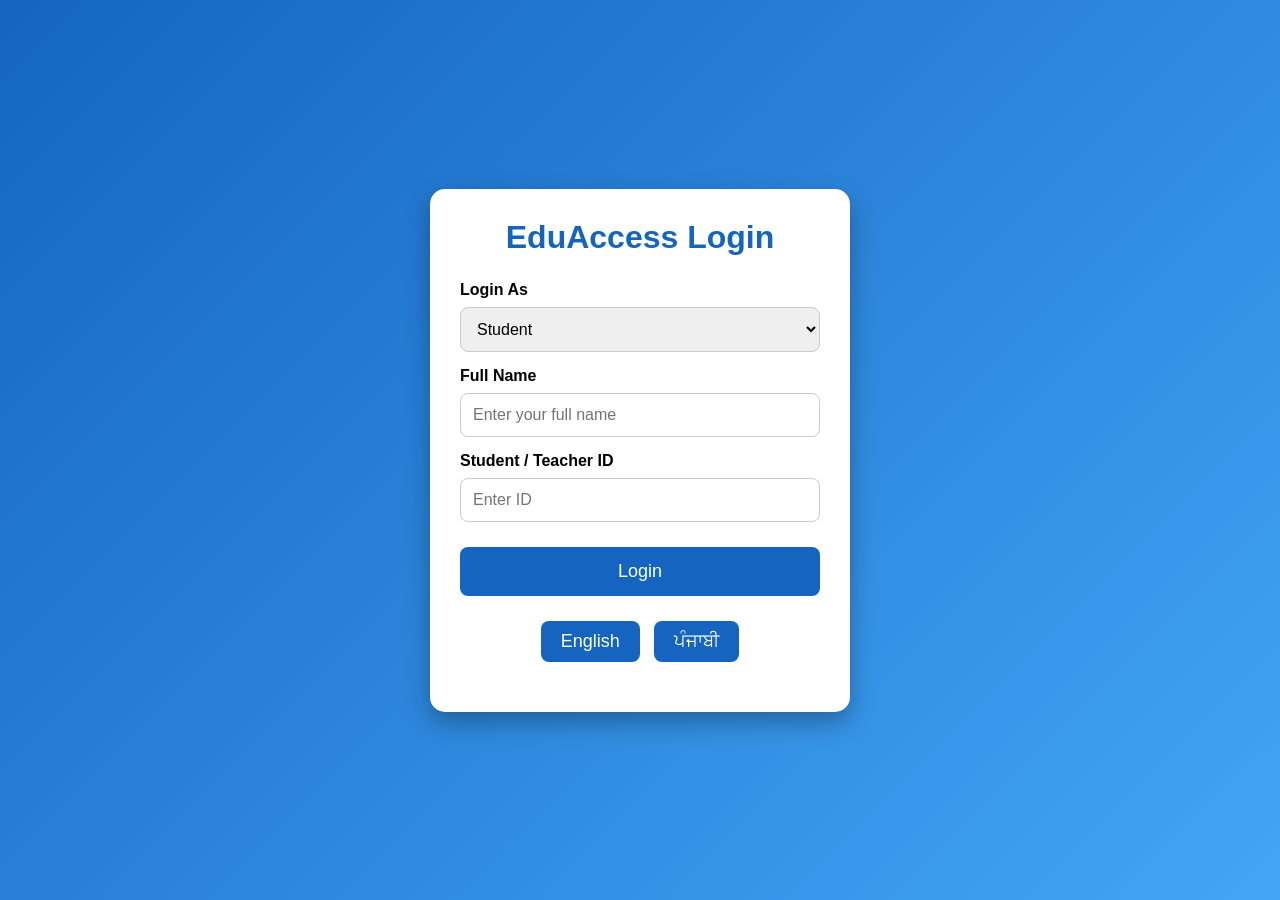
<file: index.html>
<!DOCTYPE html>
<html lang="en">
<head>

<meta charset="UTF-8">

<meta name="viewport" content="width=device-width, initial-scale=1.0">

<title>EduAccess Home</title>

<link rel="stylesheet" href="style.css">

</head>

<body>

<header>

<div class="logo">

📚 EduAccess

</div>

<nav>

<a href="index.html">Home</a>

<a href="lessons.html">Lessons</a>

<a href="quiz.html">Quiz</a>

<a href="video.html">Videos</a>

<a href="audio.html">Audio</a>

<a href="download.html">Downloads</a>

<a href="studentdashboard.html">Dashboard</a>

<a href="teacher dashbord.html">Teacher</a>

<a href="#" onclick="logout()">Logout</a>

</nav>

</header>

<section class="hero">

<h1>

Welcome to EduAccess

</h1>

<p>

Making quality education available for everyone through videos,
audio lessons, quizzes and downloadable study materials.

</p>

<a href="lessons.html" class="btn">

Start Learning

</a>

</section>

<section class="cards">

<div class="card">

<h2>

📚 Lessons

</h2>

<p>

Learn chapter-wise lessons.

</p>

<a href="lessons.html">

Open

</a>

</div>

<div class="card">

<h2>

📝 Quiz

</h2>

<p>

Practice quizzes and improve your knowledge.

</p>

<a href="quiz.html">

Take Quiz

</a>

</div>

<div class="card">

<h2>

🎥 Videos

</h2>

<p>

Watch educational videos.

</p>

<a href="video.html">

Watch

</a>

</div>

<div class="card">

<h2>

🎧 Audio

</h2>

<p>

Listen anywhere.

</p>

<a href="audio.html">

Listen

</a>

</div>

<div class="card">

<h2>

⬇ Downloads

</h2>

<p>

Download notes and PDFs.

</p>

<a href="download.html">

Download

</a>

</div>

<div class="card">

<h2>

📊 Dashboard

</h2>

<p>

Track your learning progress.

</p>

<a href="studentdashboard.html">

View

</a>

</div>

</section>

<footer>

<p>

© 2026 EduAccess

</p>

</footer>

<script>

const student=
JSON.parse(localStorage.getItem("loggedInUser"));

if(student==null){

window.location.href="login.html";

}

function logout(){

localStorage.removeItem("loggedInUser");

window.location.href="login.html";

}

</script>

</body>

</html>
</html>
</file>
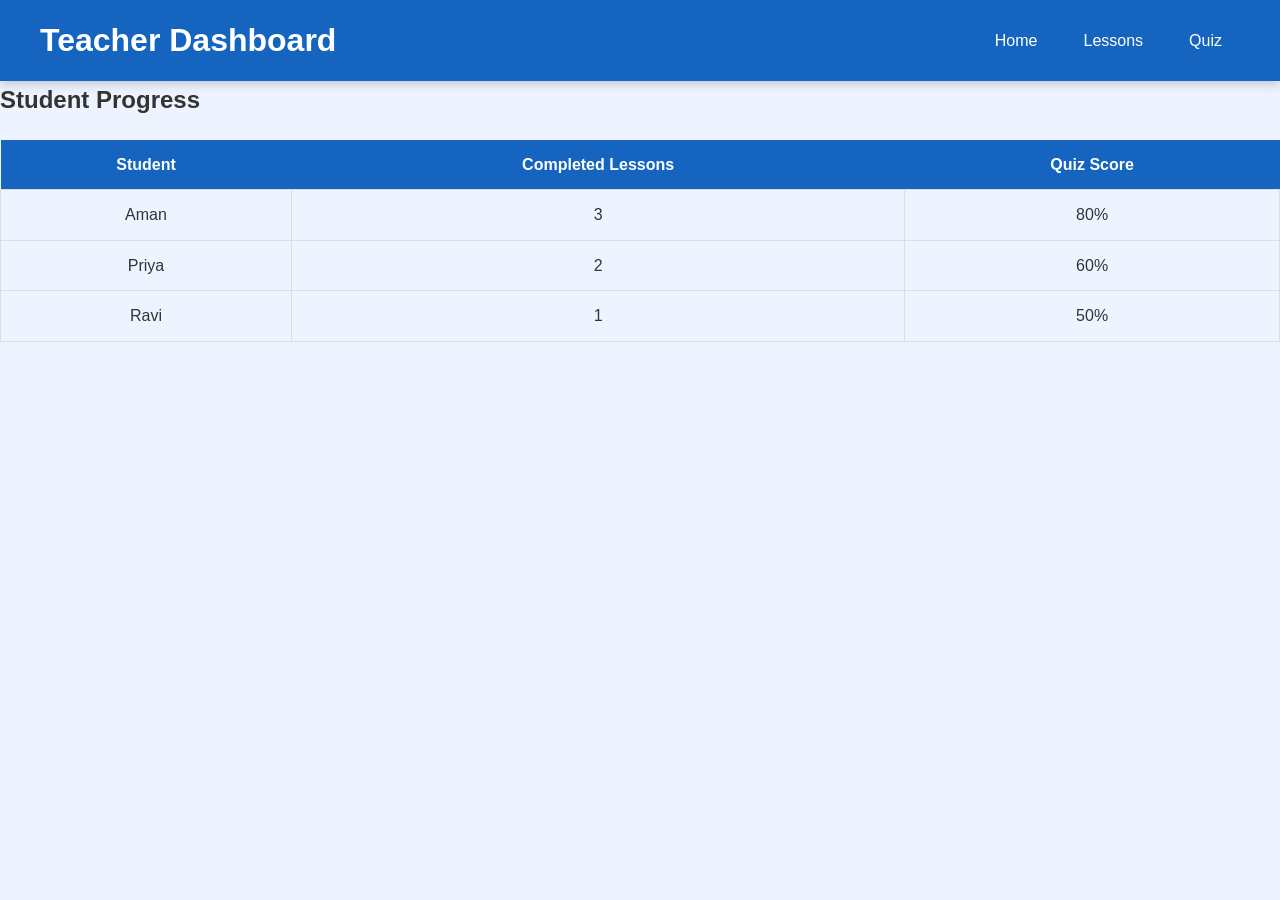
<file: dashboard.html>
<!DOCTYPE html>
<html>
<head>
  <meta charset="UTF-8">
  <title>Teacher Dashboard</title>
  <link rel="stylesheet" href="style.css">
</head>
<body>
  <header>
    <h1>Teacher Dashboard</h1>
    <nav>
      <a href="index.html">Home</a>
      <a href="lessons.html">Lessons</a>
      <a href="quiz.html">Quiz</a>
    </nav>
  </header>

  <main>
    <h2>Student Progress</h2>
    <table>
      <tr><th>Student</th><th>Completed Lessons</th><th>Quiz Score</th></tr>
      <tr><td>Aman</td><td>3</td><td>80%</td></tr>
      <tr><td>Priya</td><td>2</td><td>60%</td></tr>
      <tr><td>Ravi</td><td>1</td><td>50%</td></tr>
    </table>
  </main>
</body>
</html>
</file>
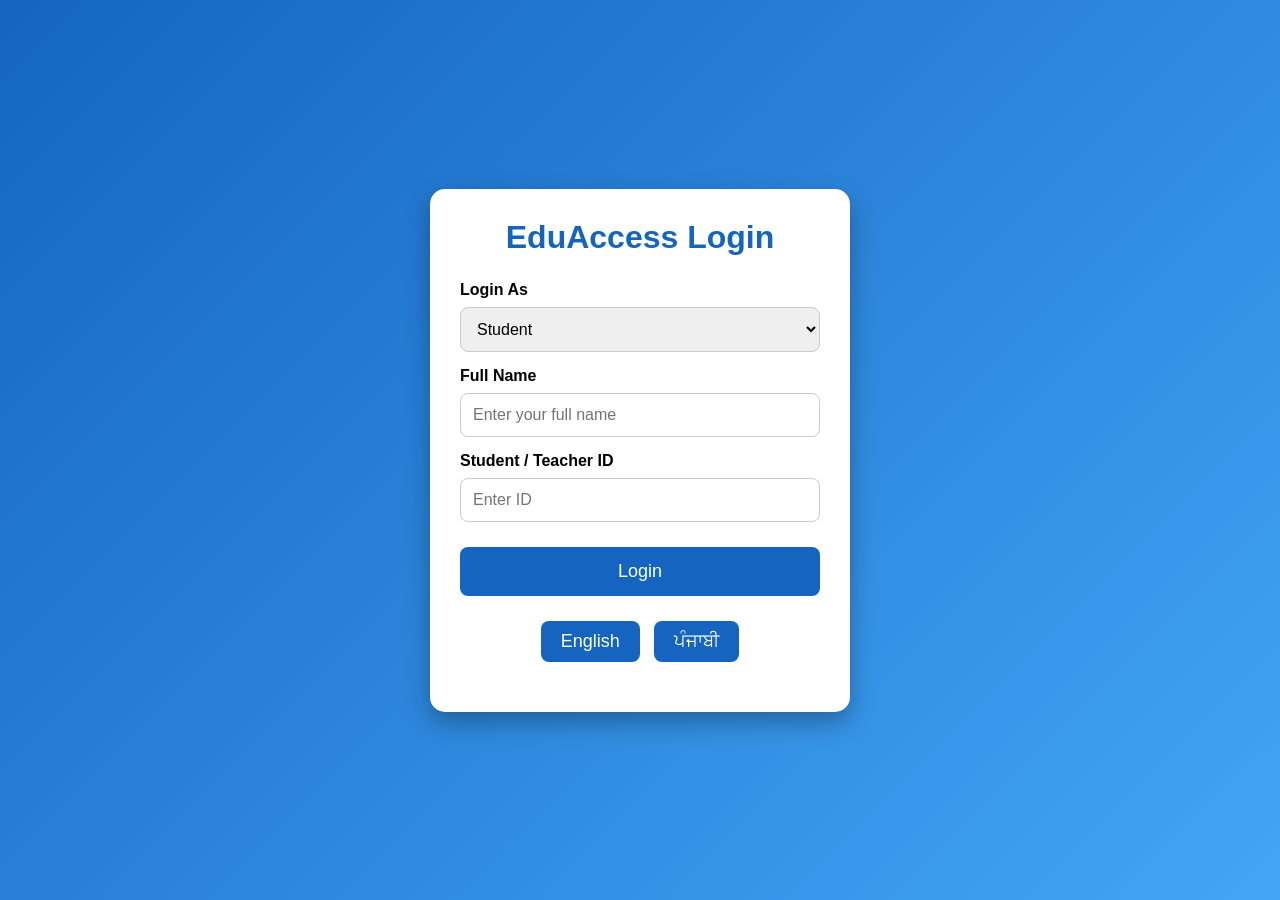
<file: login.html>
<!DOCTYPE html>
<html lang="en">
<head>
<meta charset="UTF-8">
<meta name="viewport" content="width=device-width, initial-scale=1.0">
<title>EduAccess Login</title>

<style>

*{
margin:0;
padding:0;
box-sizing:border-box;
font-family:Arial,Helvetica,sans-serif;
}

body{

display:flex;
justify-content:center;
align-items:center;
height:100vh;
background:linear-gradient(135deg,#1565c0,#42a5f5);

}

.login-box{

width:420px;
background:white;
padding:30px;
border-radius:15px;
box-shadow:0 10px 25px rgba(0,0,0,.3);

}

h1{

text-align:center;
margin-bottom:25px;
color:#1565c0;

}

label{

display:block;
margin-top:15px;
font-weight:bold;

}

input,select{

width:100%;
padding:12px;
margin-top:8px;
border:1px solid #ccc;
border-radius:8px;
font-size:16px;

}

button{

width:100%;
margin-top:25px;
padding:14px;
border:none;
background:#1565c0;
color:white;
font-size:18px;
border-radius:8px;
cursor:pointer;

}

button:hover{

background:#0d47a1;

}

.language{

margin-top:20px;
text-align:center;

}

.language button{

width:auto;
padding:10px 20px;
margin:5px;

}

.error{

margin-top:15px;
color:red;
text-align:center;

}

</style>

</head>

<body>

<div class="login-box">

<h1 id="title">

EduAccess Login

</h1>

<label id="roleLabel">

Login As

</label>

<select id="role">

<option value="student">

Student

</option>

<option value="teacher">

Teacher

</option>

</select>

<label id="nameLabel">

Full Name

</label>

<input
type="text"
id="name"
placeholder="Enter your full name">

<label id="idLabel">

Student / Teacher ID

</label>

<input
type="text"
id="userId"
placeholder="Enter ID">

<button onclick="login()"
id="loginBtn">

Login

</button>

<div class="language">

<button onclick="changeLanguage('en')">

English

</button>

<button onclick="changeLanguage('pa')">

ਪੰਜਾਬੀ

</button>

</div>

<p class="error" id="error"></p>

</div>

<script>

function login(){

const role=document.getElementById("role").value;

const name=document.getElementById("name").value.trim();

const id=document.getElementById("userId").value.trim();

if(name===""||id===""){

document.getElementById("error").innerHTML=
"Please fill all fields.";

return;

}

const user={

role:role,
name:name,
id:id

};

localStorage.setItem(
"loggedInUser",
JSON.stringify(user)
);

if(role==="student"){

window.location.href="studentdashboard.html";

}
else{

window.location.href="teacher dashbord.html";

}

}

function changeLanguage(lang){

if(lang==="pa"){

document.getElementById("title").innerHTML=
"ਐਡਯੂਐਕਸੈੱਸ ਲਾਗਇਨ";

document.getElementById("roleLabel").innerHTML=
"ਲਾਗਇਨ ਕਰੋ";

document.getElementById("nameLabel").innerHTML=
"ਪੂਰਾ ਨਾਮ";

document.getElementById("idLabel").innerHTML=
"ਆਈਡੀ";

document.getElementById("loginBtn").innerHTML=
"ਲਾਗਇਨ";

document.getElementById("name").placeholder=
"ਆਪਣਾ ਨਾਮ ਦਰਜ ਕਰੋ";

document.getElementById("userId").placeholder=
"ਆਪਣੀ ਆਈਡੀ ਦਰਜ ਕਰੋ";

}
else{

document.getElementById("title").innerHTML=
"EduAccess Login";

document.getElementById("roleLabel").innerHTML=
"Login As";

document.getElementById("nameLabel").innerHTML=
"Full Name";

document.getElementById("idLabel").innerHTML=
"Student / Teacher ID";

document.getElementById("loginBtn").innerHTML=
"Login";

document.getElementById("name").placeholder=
"Enter your full name";

document.getElementById("userId").placeholder=
"Enter ID";

}

}

</script>

</body>
</html>
</file>
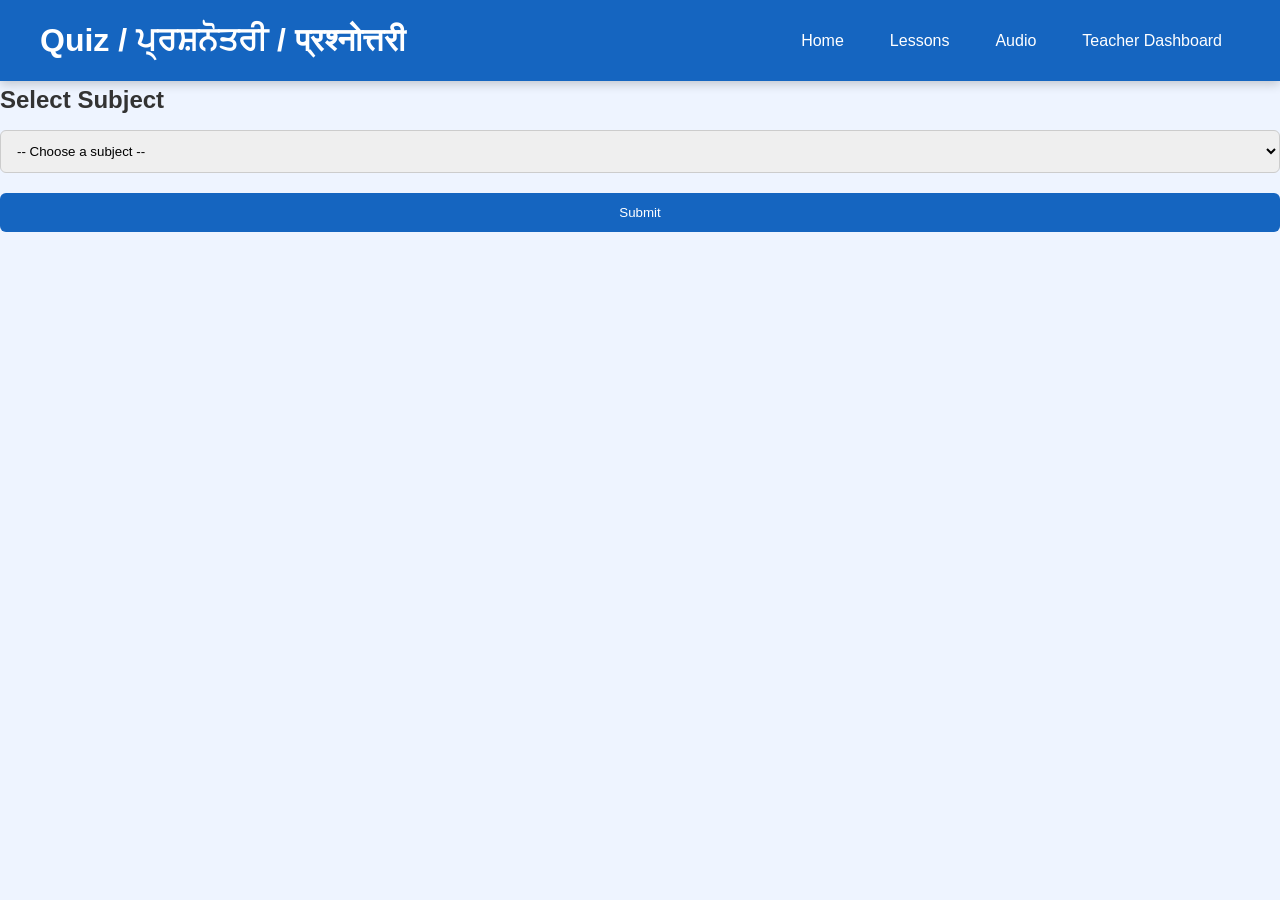
<file: quiz.html>
<!DOCTYPE html>
<html lang="en">
<head>
  <meta charset="UTF-8">
  <meta name="viewport" content="width=device-width, initial-scale=1.0">
  <title>Quiz - EduAccess</title>
  <link rel="stylesheet" href="style.css">
</head>
<body>
  <header>
    <h1>Quiz / ਪ੍ਰਸ਼ਨੋਤਰੀ / प्रश्नोत्तरी</h1>
    <nav>
      <a href="index.html">Home</a>
      <a href="lessons.html">Lessons</a>
      <a href="audio.html">Audio</a>
      <a href="dashboard.html">Teacher Dashboard</a>
    </nav>
  </header>

  <main class="container">
    <h2>Select Subject</h2>
    <select id="subjectSelect" onchange="resetSubject()">
      <option value="">-- Choose a subject --</option>
      <option value="math">Math</option>
      <option value="science">Science</option>
      <option value="english">English</option>
      <option value="social">Social Studies</option>
      <option value="punjabi">Punjabi</option>
    </select>

    <div id="quiz"></div>

    <div class="quiz-actions">
      <button id="submitBtn" onclick="submitQuiz()">Submit</button>
      <button id="nextLevel" style="display:none;" onclick="loadNextLevel()">Next Level</button>
    </div>

    <p id="result"></p>
  </main>

  <script src="script.js"></script>
</body>
</html>
</file>
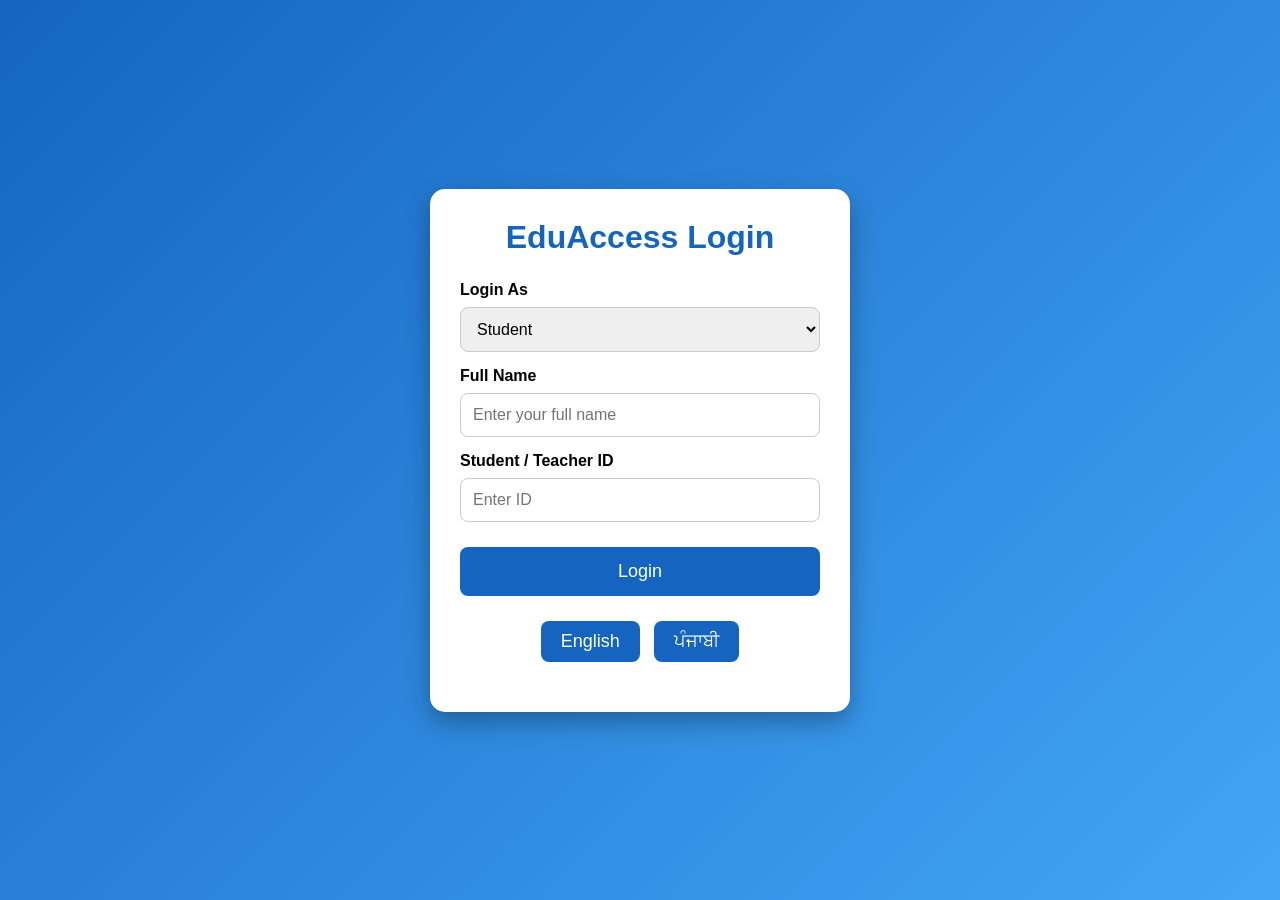
<file: studentdashboard.html>
<!DOCTYPE html>
<html lang="en">
<head>
<meta charset="UTF-8">
<meta name="viewport" content="width=device-width, initial-scale=1.0">

<title>Student Dashboard | EduAccess</title>

<style>

*{
    margin:0;
    padding:0;
    box-sizing:border-box;
    font-family:Arial,Helvetica,sans-serif;
}

body{
    background:#eef5ff;
}

/* HEADER */

header{
    background:#1565c0;
    color:white;
    padding:15px 30px;
    display:flex;
    justify-content:space-between;
    align-items:center;
    flex-wrap:wrap;
}

.logo{
    font-size:30px;
    font-weight:bold;
}

.student-info{
    font-size:18px;
}

/* NAVIGATION */

nav{
    background:#0d47a1;
    display:flex;
    justify-content:center;
    flex-wrap:wrap;
}

nav a{

    color:white;
    text-decoration:none;
    padding:15px 25px;
    transition:.3s;
    font-weight:bold;

}

nav a:hover{

    background:#1976d2;

}

/* HERO */

.hero{

    width:95%;
    margin:20px auto;
    background:white;
    border-radius:12px;
    padding:30px;
    box-shadow:0 5px 15px rgba(0,0,0,.2);

}

.hero h1{

    color:#1565c0;
    margin-bottom:15px;

}

.hero p{

    font-size:18px;
    line-height:28px;

}

/* DASHBOARD */

.dashboard{

    width:95%;
    margin:auto;

    display:grid;

    grid-template-columns:repeat(auto-fit,minmax(250px,1fr));

    gap:20px;

}

.card{

    background:white;

    padding:25px;

    border-radius:12px;

    box-shadow:0 5px 15px rgba(0,0,0,.2);

    transition:.3s;

}

.card:hover{

    transform:translateY(-8px);

}

.card h2{

    color:#1565c0;

    margin-bottom:15px;

}

.card p{

    margin-bottom:20px;

}

.btn{

    display:inline-block;

    background:#1565c0;

    color:white;

    padding:10px 18px;

    text-decoration:none;

    border-radius:6px;

}

.btn:hover{

    background:#0d47a1;

}

/* PROGRESS */

.progress-box{

    width:95%;

    margin:30px auto;

    background:white;

    padding:25px;

    border-radius:12px;

    box-shadow:0 5px 15px rgba(0,0,0,.2);

}

.progress{

    width:100%;

    height:25px;

    background:#ddd;

    border-radius:30px;

    overflow:hidden;

}

.progress-bar{

    height:100%;

    width:0%;

    background:#43a047;

    transition:1s;

}

/* LANGUAGE */

.language{

    margin-top:20px;

}

.language button{

    padding:10px 20px;

    border:none;

    background:#1565c0;

    color:white;

    border-radius:6px;

    cursor:pointer;

}

.language button:hover{

    background:#0d47a1;

}

/* FOOTER */

footer{

    margin-top:40px;

    background:#1565c0;

    color:white;

    text-align:center;

    padding:20px;

}

@media(max-width:768px){

header{

flex-direction:column;

}

nav{

flex-direction:column;

}

nav a{

text-align:center;

}

}

</style>

</head>

<body>

<header>

<div class="logo">

EduAccess

</div>

<div class="student-info" id="studentName">

Welcome Student

</div>

</header>

<nav>

<a href="index.html">🏠 Home</a>

<a href="lessons.html">📚 Lessons</a>

<a href="quiz.html">📝 Quiz</a>

<a href="video.html">🎥 Videos</a>

<a href="audio.html">🎧 Audio</a>

<a href="download.html">⬇ Downloads</a>

<a href="teacher dashbord.html">👨‍🏫 Teacher</a>

<a href="login.html" onclick="logout()">🚪 Logout</a>

</nav>

<section class="hero">

<h1 id="title">

Welcome to EduAccess

</h1>

<p id="description">

Learn from anywhere with videos, quizzes, downloadable resources and multilingual support.

</p>

</section>

<section class="dashboard">

<div class="card">

<h2>📚 Lessons</h2>

<p>

Access all learning materials.

</p>

<a href="lessons.html" class="btn">

Open

</a>

</div>

<div class="card">

<h2>📝 Quiz</h2>

<p>

Practice and improve your score.

</p>

<a href="quiz.html" class="btn">

Start Quiz

</a>

</div>

<div class="card">

<h2>🎥 Videos</h2>

<p>

Watch educational videos.

</p>

<a href="video.html" class="btn">

Watch

</a>

</div>

<div class="card">

<h2>🎧 Audio</h2>

<p>

Listen to lessons offline.

</p>

<a href="audio.html" class="btn">

Listen

</a>

</div>
<div class="card">

    <h2>⬇ Downloads</h2>

    <p>
        Download notes, PDFs and learning resources.
    </p>

    <a href="download.html" class="btn">
        Download
    </a>

</div>

<div class="card">

    <h2>👨‍🏫 Teacher Dashboard</h2>

    <p>
        View teacher guidance and student progress.
    </p>

    <a href="teacher dashbord.html" class="btn">
        Open
    </a>

</div>

<div class="card">

    <h2>📈 My Progress</h2>

    <p>
        Check your learning progress.
    </p>

    <a href="#progressSection" class="btn">
        View
    </a>

</div>

</section>


<section class="progress-box" id="progressSection">

<h2 style="margin-bottom:20px;color:#1565c0;">

Overall Progress

</h2>

<div class="progress">

<div class="progress-bar" id="progressBar"></div>

</div>

<h3 id="progressText" style="margin-top:15px;">
0%
</h3>

</section>


<section class="hero">

<h2 style="margin-bottom:20px;color:#1565c0;">
Choose Language
</h2>

<div class="language">

<button onclick="changeLanguage('en')">
English
</button>

<button onclick="changeLanguage('pa')">
ਪੰਜਾਬੀ
</button>

</div>

</section>


<footer>

<p>

© 2026 EduAccess

</p>

</footer>


<script>

const student =
JSON.parse(localStorage.getItem("loggedInUser"));

if(student){

document.getElementById("studentName").innerHTML =
"Welcome " + student.name;

}

let progress=0;

const subjects=[
"math",
"science",
"english",
"social",
"punjabi"
];

subjects.forEach(subject=>{

const data=
JSON.parse(localStorage.getItem("progress_"+subject));

if(data){

progress+=data.score;

}

});

progress=Math.round(progress/subjects.length);

if(isNaN(progress))
progress=0;

document.getElementById("progressBar").style.width=
progress+"%";

document.getElementById("progressText").innerHTML=
progress+"% Completed";


function logout(){

localStorage.removeItem("loggedInUser");

window.location.href="login.html";

}

function changeLanguage(lang){

if(lang==="pa"){

document.getElementById("title").innerHTML=
"ਐਡਯੂਐਕਸੈੱਸ ਵਿੱਚ ਤੁਹਾਡਾ ਸੁਆਗਤ ਹੈ";

document.getElementById("description").innerHTML=
"ਵੀਡੀਓ, ਕਵਿਜ਼, ਆਡੀਓ ਅਤੇ ਡਾਊਨਲੋਡ ਰਾਹੀਂ ਸਿੱਖੋ।";

}

else{

document.getElementById("title").innerHTML=
"Welcome to EduAccess";

document.getElementById("description").innerHTML=
"Learn from anywhere with videos, quizzes, downloadable resources and multilingual support.";

}

}
// Redirect to login if no user is logged in
if (!student) {
    alert("Please login first.");
    window.location.href = "login.html";
}

// Animate progress bar
window.onload = function () {
    setTimeout(() => {
        document.getElementById("progressBar").style.width = progress + "%";
    }, 300);
};

// Display motivational message
const message = document.createElement("h3");
message.style.marginTop = "20px";
message.style.color = "#1565c0";

if (progress >= 80) {
    message.innerHTML = "🌟 Excellent! Keep up the great work.";
} else if (progress >= 50) {
    message.innerHTML = "👍 Good progress. Keep learning!";
} else {
    message.innerHTML = "📚 Start more lessons to improve your progress.";
}

document.getElementById("progressSection").appendChild(message);

// Save last visit
localStorage.setItem("lastVisit", new Date().toLocaleString());

</script>

</body>
</html>
</file>
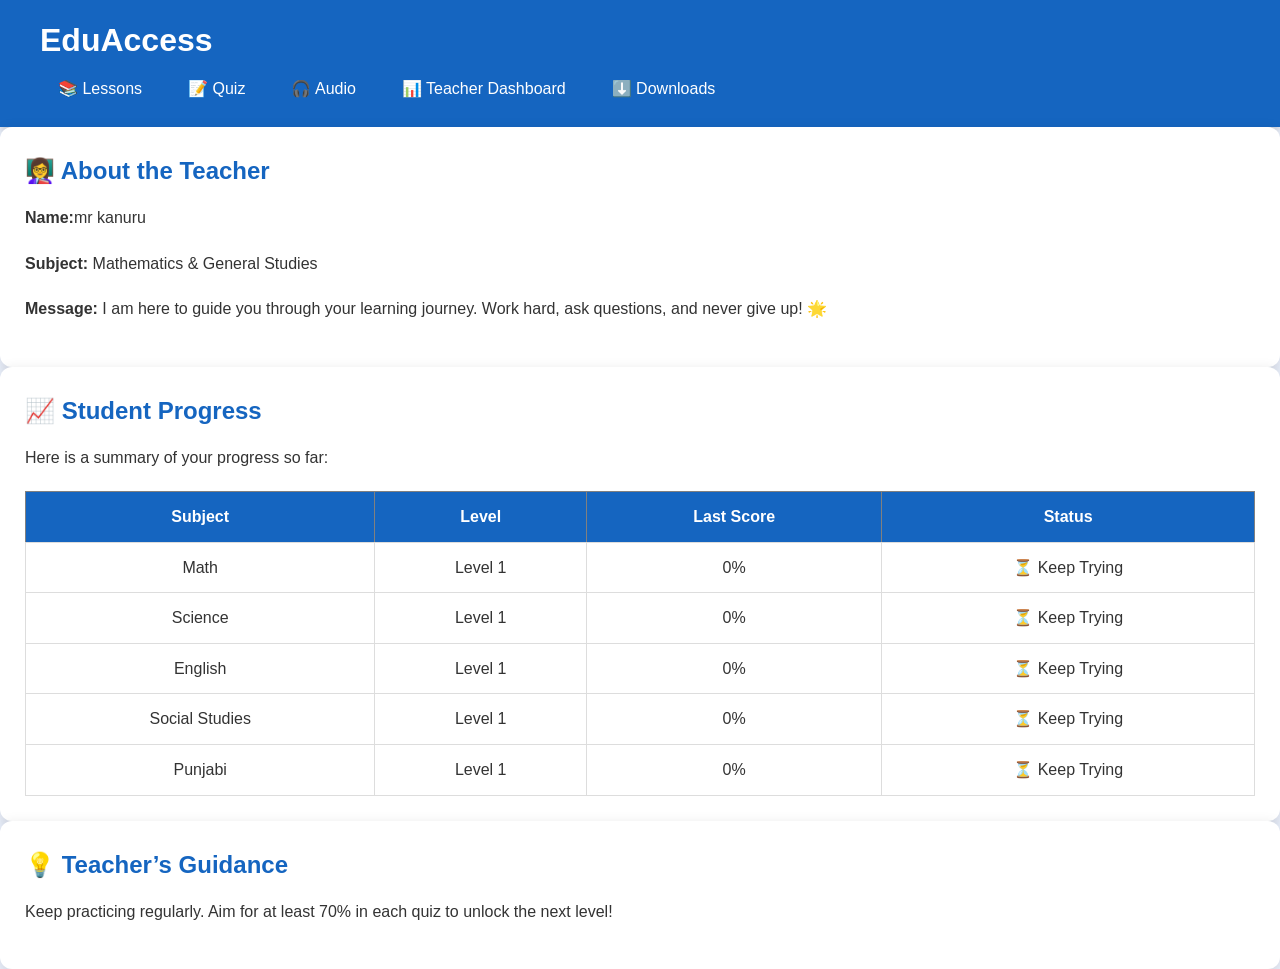
<file: teacher dashbord.html>
<!DOCTYPE html>
<html lang="en">
<head>
  <meta charset="UTF-8">
  <meta name="viewport" content="width=device-width, initial-scale=1.0">
  <title>Teacher Dashboard - EduAccess</title>
  <link rel="stylesheet" href="style.css">
</head>
<body>
  <header class="site-header">
    <div class="header-inner">
      <h1>EduAccess</h1>
      <nav class="nav-row">
        <a href="lessons.html" class="nav-btn">📚 Lessons</a>
        <a href="quiz.html" class="nav-btn">📝 Quiz</a>
        <a href="audio.html" class="nav-btn">🎧 Audio</a>
        <a href="dashboard.html" class="nav-btn">📊 Teacher Dashboard</a>
        <a href="download.html" class="nav-btn">⬇️ Downloads</a>
        

      </nav>
    </div>
  </header>
  <main class="container">
    <section class="card">
      <h2>👩‍🏫 About the Teacher</h2>
      <p><strong>Name:</strong>mr kanuru</p>
      <p><strong>Subject:</strong> Mathematics & General Studies</p>
      <p><strong>Message:</strong> I am here to guide you through your learning journey. Work hard, ask questions, and never give up! 🌟</p>
    </section>
    <section class="card">
      <h2>📈 Student Progress</h2>
      <p>Here is a summary of your progress so far:</p>
      <table id="progressTable" border="1" cellpadding="10" style="width:100%; border-collapse:collapse; text-align:center;">
        <thead>
          <tr>
            <th>Subject</th>
            <th>Level</th>
            <th>Last Score</th>
            <th>Status</th>
          </tr>
        </thead>
        <tbody>
        </tbody>
      </table>
    </section>
    <section class="card">
      <h2>💡 Teacher’s Guidance</h2>
      <p id="guidanceText">Keep practicing regularly. Aim for at least 70% in each quiz to unlock the next level!</p>
    </section>
  </main>
  <script src="teacher dashboard.js"></script>
</body>
</html>
</file>
<file: style.css>
*{
    margin:0;
    padding:0;
    box-sizing:border-box;
    font-family:Arial,Helvetica,sans-serif;
}

body{
    background:#eef4ff;
    color:#333;
    line-height:1.6;
}

/* HEADER */

header{
    background:#1565c0;
    color:#fff;
    padding:15px 40px;
    display:flex;
    justify-content:space-between;
    align-items:center;
    flex-wrap:wrap;
    box-shadow:0 3px 10px rgba(0,0,0,.2);
}

.logo{
    font-size:30px;
    font-weight:bold;
}

/* NAVIGATION */

nav{
    display:flex;
    flex-wrap:wrap;
    gap:10px;
}

nav a{
    color:white;
    text-decoration:none;
    padding:10px 18px;
    border-radius:6px;
    transition:.3s;
}

nav a:hover{
    background:white;
    color:#1565c0;
}

/* HERO */

.hero{
    text-align:center;
    padding:70px 20px;
    background:linear-gradient(135deg,#1976d2,#42a5f5);
    color:white;
}

.hero h1{
    font-size:42px;
    margin-bottom:20px;
}

.hero p{
    max-width:700px;
    margin:auto;
    font-size:20px;
}

/* BUTTON */

.btn{
    display:inline-block;
    margin-top:30px;
    padding:14px 30px;
    background:white;
    color:#1565c0;
    text-decoration:none;
    border-radius:8px;
    font-weight:bold;
    transition:.3s;
}

.btn:hover{
    background:#1565c0;
    color:white;
}

/* GRID */

.cards{
    width:95%;
    margin:40px auto;

    display:grid;
    grid-template-columns:repeat(auto-fit,minmax(250px,1fr));
    gap:25px;
}

.card{

    background:white;

    padding:25px;

    border-radius:12px;

    box-shadow:0 5px 15px rgba(0,0,0,.15);

    transition:.3s;

}

.card:hover{

    transform:translateY(-8px);

}

.card h2{

    color:#1565c0;

    margin-bottom:15px;

}

.card p{

    margin-bottom:20px;

}

.card a{

    display:inline-block;

    text-decoration:none;

    color:white;

    background:#1565c0;

    padding:10px 20px;

    border-radius:6px;

}

.card a:hover{

    background:#0d47a1;

}

/* LOGIN */

.login-box{

    width:420px;

    margin:60px auto;

    background:white;

    padding:30px;

    border-radius:12px;

    box-shadow:0 5px 15px rgba(0,0,0,.2);

}

.login-box h1{

    text-align:center;

    margin-bottom:20px;

}

input,
select{

    width:100%;

    padding:12px;

    margin:10px 0 20px;

    border:1px solid #ccc;

    border-radius:6px;

}

button{

    width:100%;

    padding:12px;

    border:none;

    background:#1565c0;

    color:white;

    border-radius:6px;

    cursor:pointer;

    transition:.3s;

}

button:hover{

    background:#0d47a1;

}

/* TABLE */

table{

    width:100%;

    border-collapse:collapse;

    margin-top:20px;

}

table th{

    background:#1565c0;

    color:white;

    padding:12px;

}

table td{

    padding:12px;

    text-align:center;

    border:1px solid #ddd;

}

/* PROGRESS BAR */

.progress{

    width:100%;

    background:#ddd;

    height:25px;

    border-radius:20px;

    overflow:hidden;

}

.progress-bar{

    width:0%;

    height:100%;

    background:#43a047;

    transition:1s;

}

/* FOOTER */

footer{

    background:#1565c0;

    color:white;

    text-align:center;

    padding:20px;

    margin-top:40px;

}

/* RESPONSIVE */

@media(max-width:768px){

header{

flex-direction:column;

text-align:center;

}

nav{

justify-content:center;

margin-top:15px;

}

.hero h1{

font-size:32px;

}

.cards{

grid-template-columns:1fr;

}

.login-box{

width:95%;

}

}
</file>
